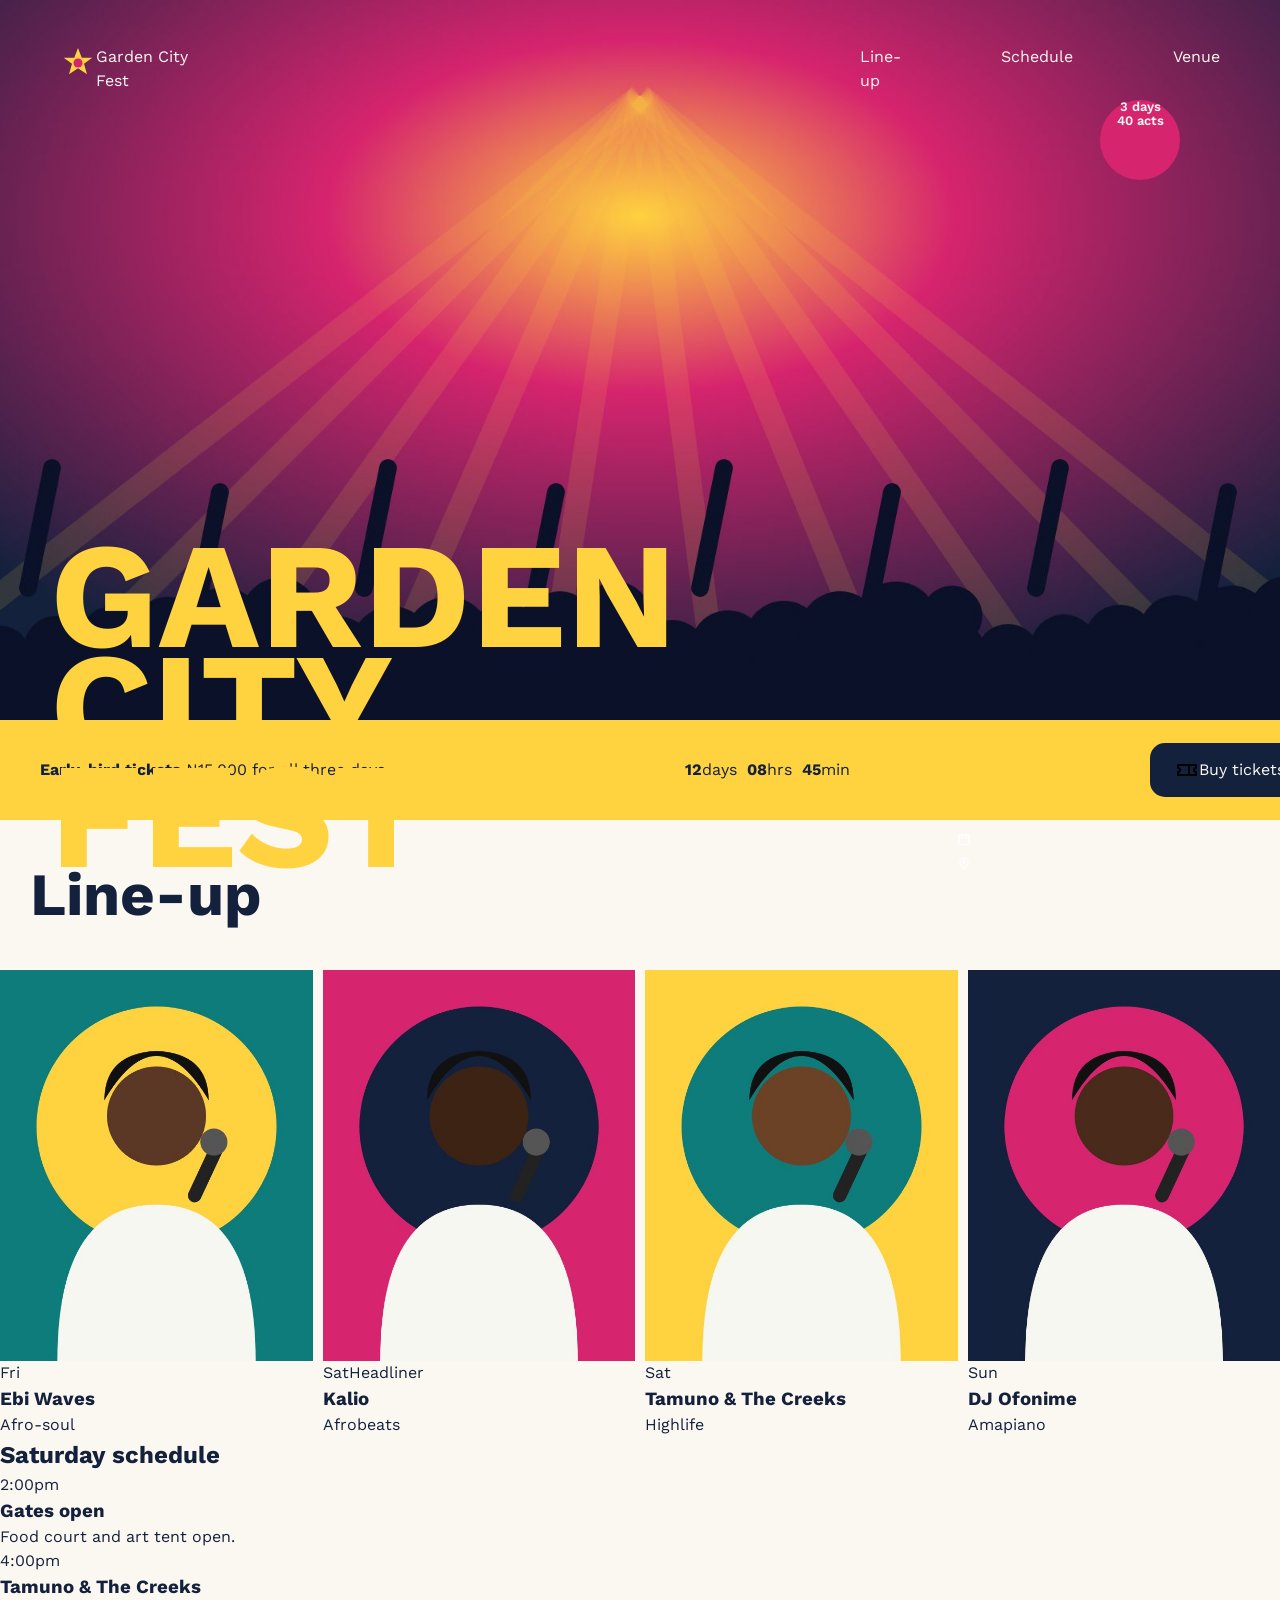
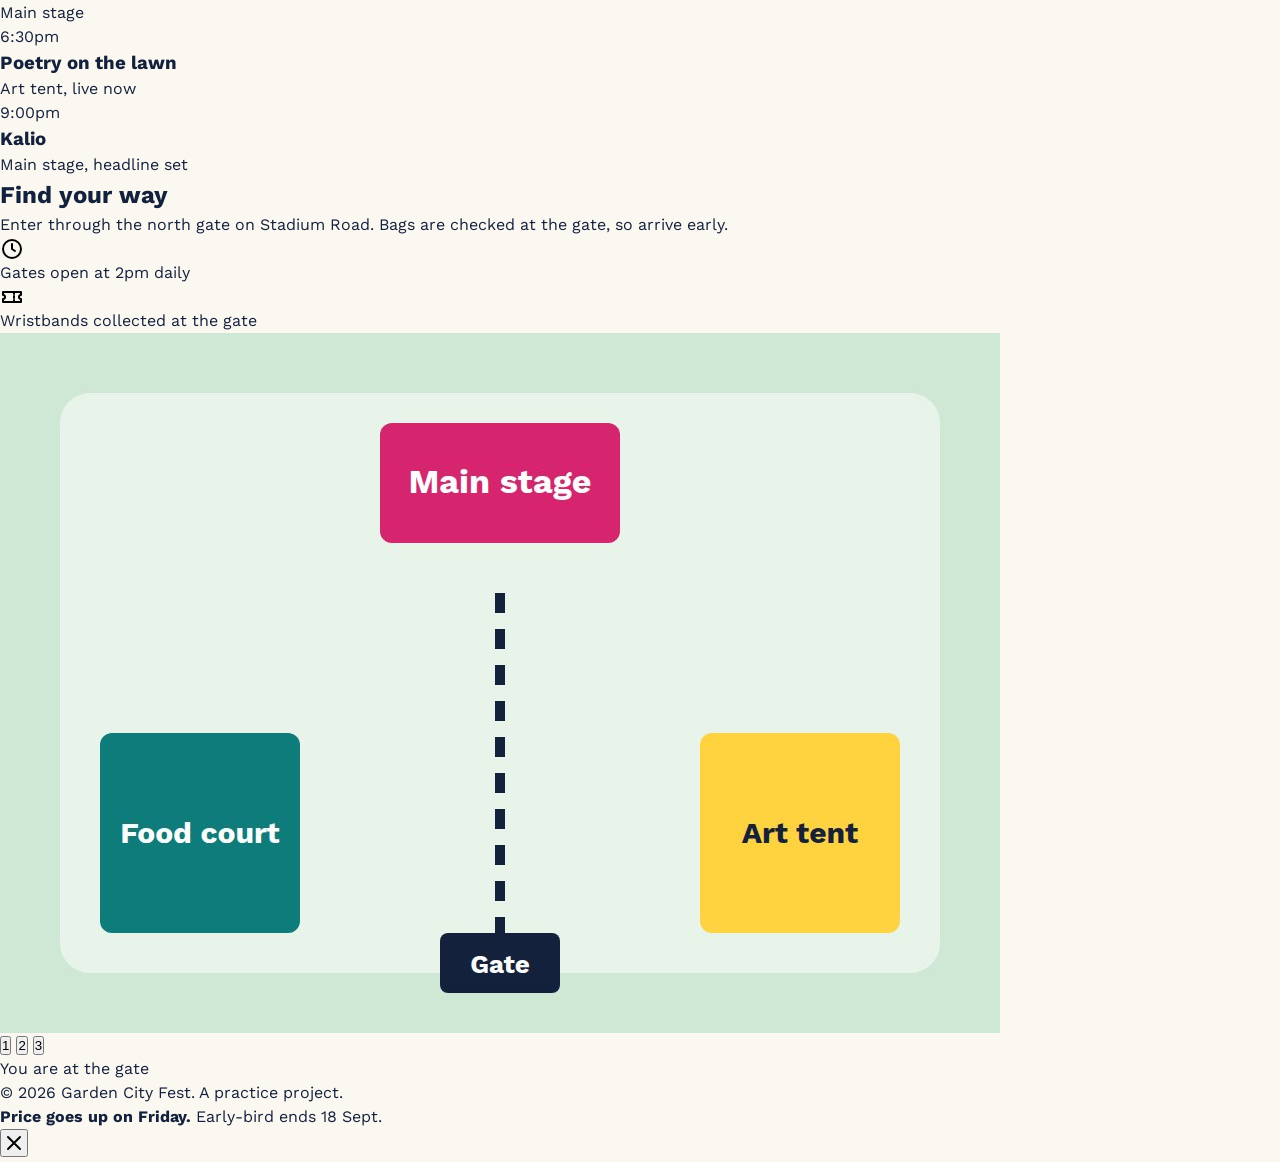
<file: tasks-home/04-garden-city-fest/starter/index.html>
<!DOCTYPE html>
<html lang="en">
<head>
  <meta charset="UTF-8">
  <meta name="viewport" content="width=device-width, initial-scale=1.0">
  <title>Garden City Fest 2026 — Port Harcourt</title>
  <link rel="preconnect" href="https://fonts.googleapis.com">
  <link href="https://fonts.googleapis.com/css2?family=Anton&family=Work+Sans:wght@400;500;700&display=swap" rel="stylesheet">
  <link rel="stylesheet" href="style.css">
</head>
<body>
  <header class="site-header">
    <a class="brand" href="#"><img src="../assets/logo.svg" alt="" width="36" height="36"> Garden City Fest</a>
    <nav class="nav"><a href="#lineup">Line-up</a><a href="#schedule">Schedule</a><a href="#venue">Venue</a></nav>
  </header>

  <section class="hero">
    <img class="hero-bg" src="../assets/images/hero-crowd.jpg" alt="">
    <div class="hero-shade"></div>
    <h1 class="hero-title">Garden<br>City<br>Fest</h1>
    <div class="hero-meta">
      <p><img src="../assets/icons/calendar.svg" alt=""> 11–13 December 2026</p>
      <p><img src="../assets/icons/pin.svg" alt=""> Liberation Stadium, Port Harcourt</p>
    </div>
    <p class="hero-stamp">3 days<br>40 acts</p>
  </section>

  <div class="ticket-bar">
    <p><strong>Early-bird tickets</strong> ₦15,000 for all three days</p>
    <p class="countdown"><span><b>12</b>days</span><span><b>08</b>hrs</span><span><b>45</b>min</span></p>
    <a class="btn" href="#"><img src="../assets/icons/ticket.svg" alt=""> Buy tickets</a>
  </div>

  <main>
    <section class="lineup" id="lineup">
      <h2>Line-up</h2>
      <div class="artists">
        <article class="artist"><img src="../assets/images/artist-1.jpg" alt=""><span class="day-sticker">Fri</span><div class="artist-name"><h3>Ebi Waves</h3><p>Afro-soul</p></div></article>
        <article class="artist"><img src="../assets/images/artist-2.jpg" alt=""><span class="day-sticker">Sat</span><span class="headliner">Headliner</span><div class="artist-name"><h3>Kalio</h3><p>Afrobeats</p></div></article>
        <article class="artist"><img src="../assets/images/artist-3.jpg" alt=""><span class="day-sticker">Sat</span><div class="artist-name"><h3>Tamuno &amp; The Creeks</h3><p>Highlife</p></div></article>
        <article class="artist"><img src="../assets/images/artist-4.jpg" alt=""><span class="day-sticker">Sun</span><div class="artist-name"><h3>DJ Ofonime</h3><p>Amapiano</p></div></article>
      </div>
    </section>

    <section class="schedule" id="schedule">
      <h2>Saturday schedule</h2>
      <ol class="timeline">
        <li><time>2:00pm</time><h3>Gates open</h3><p>Food court and art tent open.</p></li>
        <li><time>4:00pm</time><h3>Tamuno &amp; The Creeks</h3><p>Main stage</p></li>
        <li class="now"><time>6:30pm</time><h3>Poetry on the lawn</h3><p>Art tent, live now</p></li>
        <li><time>9:00pm</time><h3>Kalio</h3><p>Main stage, headline set</p></li>
      </ol>
    </section>

    <section class="venue" id="venue">
      <div class="venue-text">
        <h2>Find your way</h2>
        <p>Enter through the north gate on Stadium Road. Bags are checked at the gate, so arrive early.</p>
        <ul>
          <li><img src="../assets/icons/clock.svg" alt=""> Gates open at 2pm daily</li>
          <li><img src="../assets/icons/ticket.svg" alt=""> Wristbands collected at the gate</li>
        </ul>
      </div>
      <div class="venue-map">
        <img src="../assets/images/venue-map.jpg" alt="Venue map with main stage, food court, art tent and gate">
        <button class="hotspot" style="top:13%;left:38%" aria-label="Main stage">1</button>
        <button class="hotspot" style="top:57%;left:10%" aria-label="Food court">2</button>
        <button class="hotspot" style="top:57%;left:70%" aria-label="Art tent">3</button>
        <div class="map-note">You are at the gate</div>
      </div>
    </section>
  </main>

  <footer class="site-footer"><p>© 2026 Garden City Fest. A practice project.</p></footer>

  <aside class="toast" role="status">
    <p><strong>Price goes up on Friday.</strong> Early-bird ends 18 Sept.</p>
    <button aria-label="Dismiss"><img src="../assets/icons/x.svg" alt=""></button>
  </aside>
</body>
</html>
</file>
<file: tasks-home/04-garden-city-fest/starter/style.css>
/* Garden City Fest — starter stylesheet
   Colours and fonts are ready for you. Build the layout below.
   See BRIEF.md for the full task list and specs. */

:root{
  --navy:#14213D; --magenta:#D6246E; --sun:#FFD23F; --teal:#0E7C7B; --paper:#FBF8F1; --ink:#14213D; --muted:#56607A;
  --display:"Anton", Impact, sans-serif; --body:"Work Sans", system-ui, sans-serif;
}

*{box-sizing:border-box;margin:0;padding:0}
img{max-width:100%;display:block}
a{color:inherit}
body{font-family:var(--body);background:var(--paper);color:var(--ink);line-height:1.5}

/* TODO 1: Build the hero at 88vh. The header, gradient, title, date details and stamp are all absolutely positioned inside it. */

.site-header{
  display: flex;
  margin: 20px 30px;
  position: absolute;
  gap: 650px;
  font-weight: 100px;
  font-size: 16px;
  z-index: 20px;
  color: var(--paper);
  border-radius: 40px;
  padding: 25px 30px;
}

.brand{
  justify-content: center;
  display: flex;
  text-decoration: none;
}

.nav{
  display: flex;
  justify-content: space-around;
  gap: 100px;
}

.nav a{
  text-decoration: none;
}
/* TODO 2: Build the yellow ticket bar and make it stick to the top of the screen. */

.hero{
  width: 100%;
  position: static;
}

.hero-shade{
    width: 100%;
    position: relative;
    top: 5%;
    left: 0;
    z-index: 3;
}

.hero-title{
  font-size: 150px;
  text-transform: uppercase;
  line-height: 110px;
  margin-top: 1rem;
  color: var(--sun);
  position: absolute;
  bottom: 30px;
  left: 50px;
  z-index: 5px;
}

.hero-meta{
  align-items: left;
  position: absolute;
  bottom: 25px;
  right: 40px;
  color: var(--paper);
  filter: var(--paper);
}

.hero-meta p{
display: flex;
color: var(--paper);
filter: var(--paper);
}

.hero-meta img{
  width: 14px;
  filter: brightness(0) invert(1);
}


.hero-stamp{
 background-color: var(--magenta);
 color: var(--paper);
 width: 80px;
 height: 80px;
 display: flex;
 text-align: center;
 justify-content: center;
 border: 1.5px dash var(--paper);
 border-radius: 50%;
 font-size: 13px;
 font-weight: 600;
 line-height: 1.1; 
 position: absolute;
 top: 100px;
 right: 100px;
 z-index: 5;
}

.ticket-bar{
  display: flex;
  align-items: center;
  width: 1500px;
  height: 100px;
  background-color: var(--sun);
  gap: 300px;
  padding: 2.5rem;
}

.countdown{
  display: flex;
  align-items: flex-end;
  justify-content: left;
  gap: 10px;

}

.btn{
  display: flex;
  background-color: var(--navy);
  color: var(--paper);
  padding: 15px 25px;
  border-radius: 15px;
  text-decoration: none;
  /* filter: brightness(0) invert(); */
}

#lineup h2{
  color: var(--ink);
  padding: 30px;
  font-size: 60px;
  font-weight: 100px;
}

.artists{
  display: grid;
  grid-template-columns: repeat(4, 1fr);
  gap: 10px;
}
/* TODO 3: Build the line-up cards. Each has a day sticker in the top-left and a name panel along the bottom. Kalio's card has a diagonal Headliner ribbon. */
/* TODO 4: Build the timeline. The current item has a glowing magenta dot. */
/* TODO 5: Build the venue map with three numbered hotspots and a You are at the gate pill that hangs below the image. */
/* TODO 6: Build the fixed toast (top-right on desktop, bottom on mobile). */
/* TODO 7: Mobile (below 600px): move the title to the top of the hero, put the date details at the bottom, and move the timeline times above each item. */
</file>
